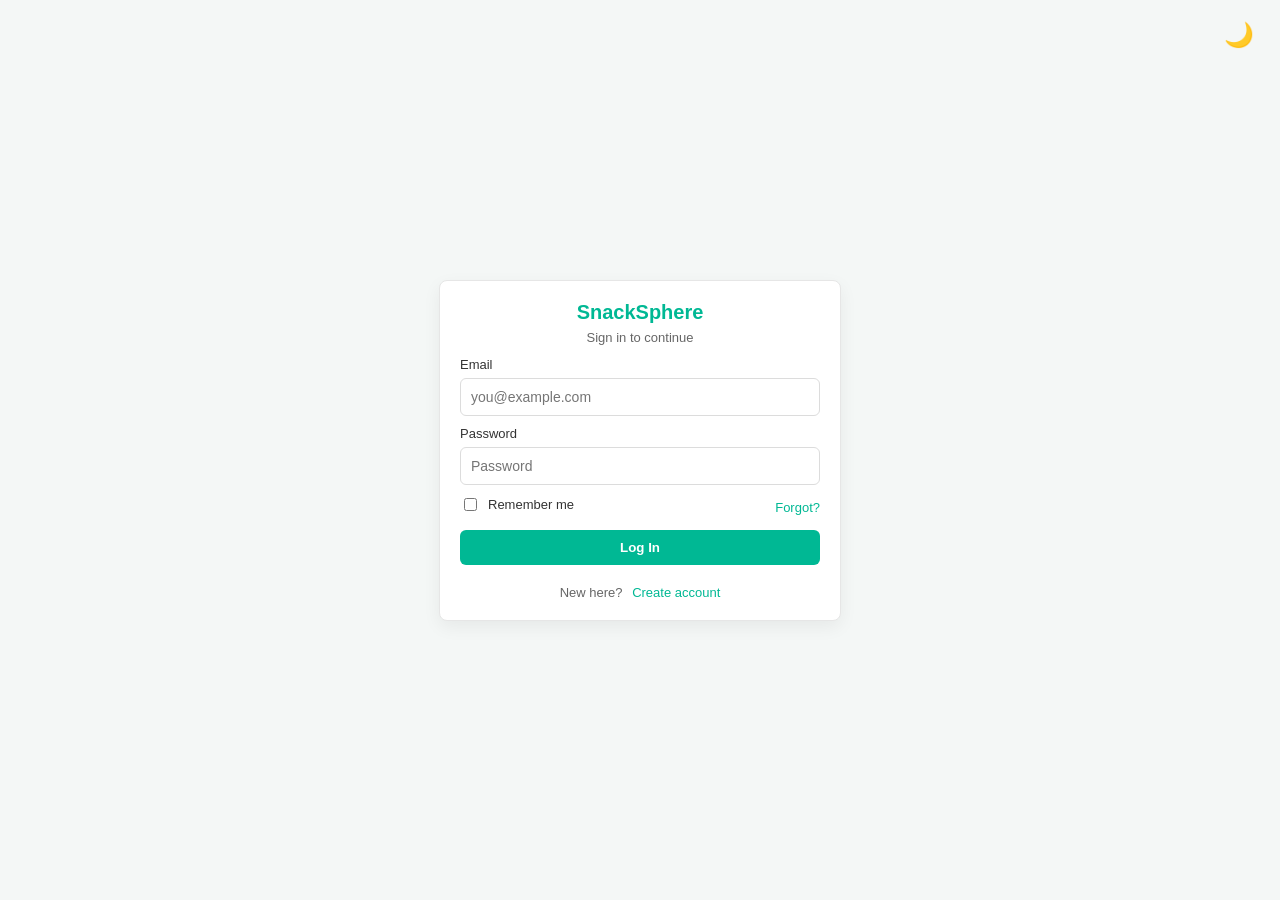
<file: login.html>
<!DOCTYPE html>
<html lang="en">
<head>
  <meta charset="utf-8" />
  <meta name="viewport" content="width=device-width,initial-scale=1" />
  <title>SnackSphere - Login</title>
  <link rel="stylesheet" href="login.css">
</head>
<body>
  <script src="login.js"></script>
  <button class="dark-mode-toggle" id="darkModeToggle" style="position: fixed; top: 20px; right: 20px; z-index: 1000;">🌙</button>
  <div class="card">
    <div class="brand">
      <h1>SnackSphere</h1>
      <p>Sign in to continue</p>
    </div>

    <form id="loginForm" action="#" method="post" novalidate>
      <div>
        <label for="email">Email</label>
        <input id="email" name="email" type="email" placeholder="you@example.com" required />
      </div>

      <div>
        <label for="password">Password</label>
        <input id="password" name="password" type="password" placeholder="Password" required />
      </div>

      <div class="row">
        <label style="display:flex;align-items:center;gap:8px;">
          <input type="checkbox" id="remember" name="remember" /> Remember me
        </label>
        <a href="#" style="color:#00b894;text-decoration:none;font-size:13px;">Forgot?</a>
      </div>

      <button type="submit" class="btn">Log In</button>

      <div class="foot">
        New here?
        <a href="index.html">Create account</a>
      </div>
    </form>
  </div>
</file>
<file: login.css>
body{
      font-family: Arial, sans-serif;
      background: #f4f7f6;
      margin: 0;
      display: flex;
      align-items: center;
      justify-content: center;
      min-height: 100vh;
      color: #222;
      transition: background-color 0.3s, color 0.3s;
    }

    body.dark-mode {
      background: #1a1a1a;
      color: #e0e0e0;
    }

    .card {
      background: #fff;
      width: 360px;
      padding: 20px;
      border: 1px solid #e6e6e6;
      border-radius: 8px;
      box-shadow: 0 6px 18px rgba(0, 0, 0, 0.06);
      transition: background-color 0.3s, border-color 0.3s, box-shadow 0.3s;
    }

    body.dark-mode .card {
      background: #2d2d2d;
      border-color: #444;
      box-shadow: 0 6px 18px rgba(0, 0, 0, 0.3);
    }

    .brand { text-align: center; margin-bottom: 12px; }
    .brand h1 { color: #00b894; font-size: 20px; margin: 0; }
    .brand p { margin: 6px 0 0; font-size: 13px; color: #666; }

    body.dark-mode .brand p { color: #aaa; }

    form { display: flex; flex-direction: column; gap: 10px; }
    label { font-size: 13px; color: #333; display: block; margin-bottom: 6px; transition: color 0.3s; }
    
    body.dark-mode label { color: #b0b0b0; }
    input[type="email"], input[type="password"] {
      padding: 10px;
      border: 1px solid #dcdcdc;
      border-radius: 6px;
      font-size: 14px;
      width: 100%;
      box-sizing: border-box;
      transition: background-color 0.3s, border-color 0.3s, color 0.3s;
    }

    body.dark-mode input[type="email"],
    body.dark-mode input[type="password"] {
      background: #3a3a3a;
      border-color: #555;
      color: #e0e0e0;
    }

    .row {
      display: flex;
      justify-content: space-between;
      align-items: center;
      font-size: 13px;
      color: #666;
      transition: color 0.3s;
    }
    
    body.dark-mode .row { color: #b0b0b0; }
    .btn {
      background: #00b894;
      color: #fff;
      border: none;
      padding: 10px;
      border-radius: 6px;
      cursor: pointer;
      font-weight: 600;
    }
    .btn:active { transform: translateY(1px); }

    .foot { text-align: center; margin-top: 10px; font-size: 13px; color: #666; transition: color 0.3s; }
    .foot a { color: #00b894; text-decoration: none; margin-left: 6px; }
    
    body.dark-mode .foot { color: #b0b0b0; }

    .dark-mode-toggle {
      background: none;
      border: none;
      font-size: 1.5rem;
      cursor: pointer;
      transition: transform 0.3s;
    }

    .dark-mode-toggle:hover {
      transform: scale(1.2);
    }

    @media (max-width: 768px) {
      body { padding: 1rem; }
      .card { width: 100%; max-width: 360px; padding: 1.5rem; }
    }

    @media (max-width: 520px) {
      body { padding: 0.5rem; min-height: auto; }
      .card { width: 100%; padding: 1.2rem; }
      .brand h1 { font-size: 1.5rem; }
      .brand p { font-size: 12px; }
      
      input[type="email"], input[type="password"] { padding: 8px; font-size: 16px; }
      .btn { padding: 12px; font-size: 15px; }
      
      label { font-size: 12px; }
      .row { font-size: 12px; }
      .foot { font-size: 12px; }
    }
</file>
